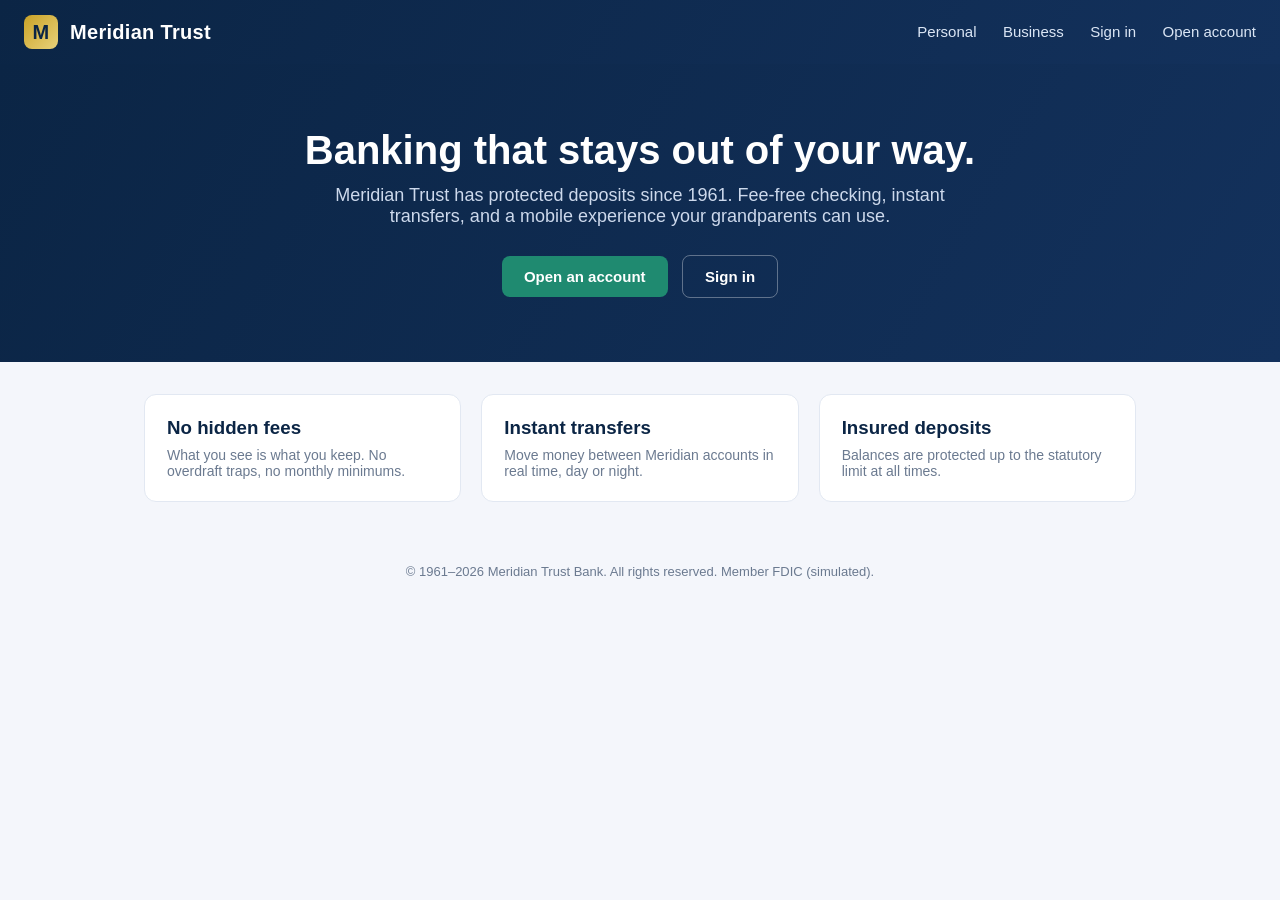
<file: templates/index.html>
<!doctype html>
<html lang="en">
<head>
  <meta charset="utf-8">
  <meta name="viewport" content="width=device-width, initial-scale=1">
  <title>Meridian Trust Bank</title>
  <link rel="stylesheet" href="/static/css/style.css">
</head>
<body>
  <header class="topbar">
    <div class="brand"><span class="mark">M</span> Meridian Trust</div>
    <nav class="topnav">
      <a href="/">Personal</a>
      <a href="/">Business</a>
      <a href="/login">Sign in</a>
      <a href="/signup">Open account</a>
    </nav>
  </header>

  <section class="hero">
    <h1>Banking that stays out of your way.</h1>
    <p>Meridian Trust has protected deposits since 1961. Fee-free checking,
       instant transfers, and a mobile experience your grandparents can use.</p>
    <a class="btn primary" href="/signup">Open an account</a>
    <a class="btn ghost" href="/login">Sign in</a>
  </section>

  <div class="container">
    <div class="grid3">
      <div class="feature"><h3>No hidden fees</h3><p>What you see is what you keep. No overdraft traps, no monthly minimums.</p></div>
      <div class="feature"><h3>Instant transfers</h3><p>Move money between Meridian accounts in real time, day or night.</p></div>
      <div class="feature"><h3>Insured deposits</h3><p>Balances are protected up to the statutory limit at all times.</p></div>
    </div>
  </div>

  <footer>
    &copy; 1961–2026 Meridian Trust Bank. All rights reserved. Member FDIC (simulated).
  </footer>
  <script src="/static/js/app.js"></script>
</body>
</html>
</file>
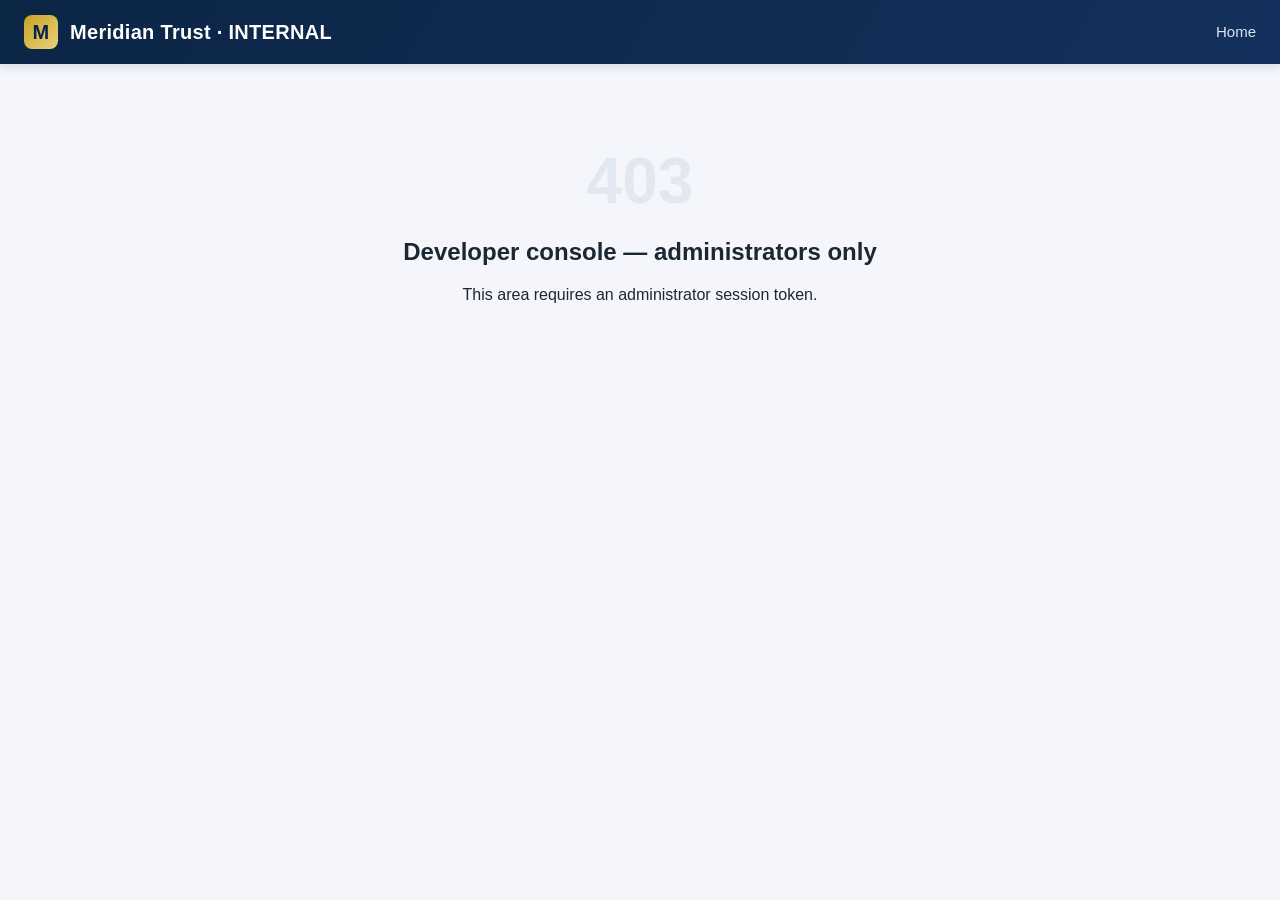
<file: templates/dev_denied.html>
<!doctype html>
<html lang="en">
<head>
  <meta charset="utf-8">
  <meta name="viewport" content="width=device-width, initial-scale=1">
  <title>403 — Meridian Trust</title>
  <link rel="stylesheet" href="/static/css/style.css">
</head>
<body>
  <header class="topbar">
    <div class="brand"><span class="mark">M</span> Meridian Trust · INTERNAL</div>
    <nav class="topnav"><a href="/">Home</a></nav>
  </header>
  <div class="deny">
    <div class="code">403</div>
    <h2>Developer console — administrators only</h2>
    <p class="sub">This area requires an administrator session token.</p>
  </div>
</body>
</html>
</file>
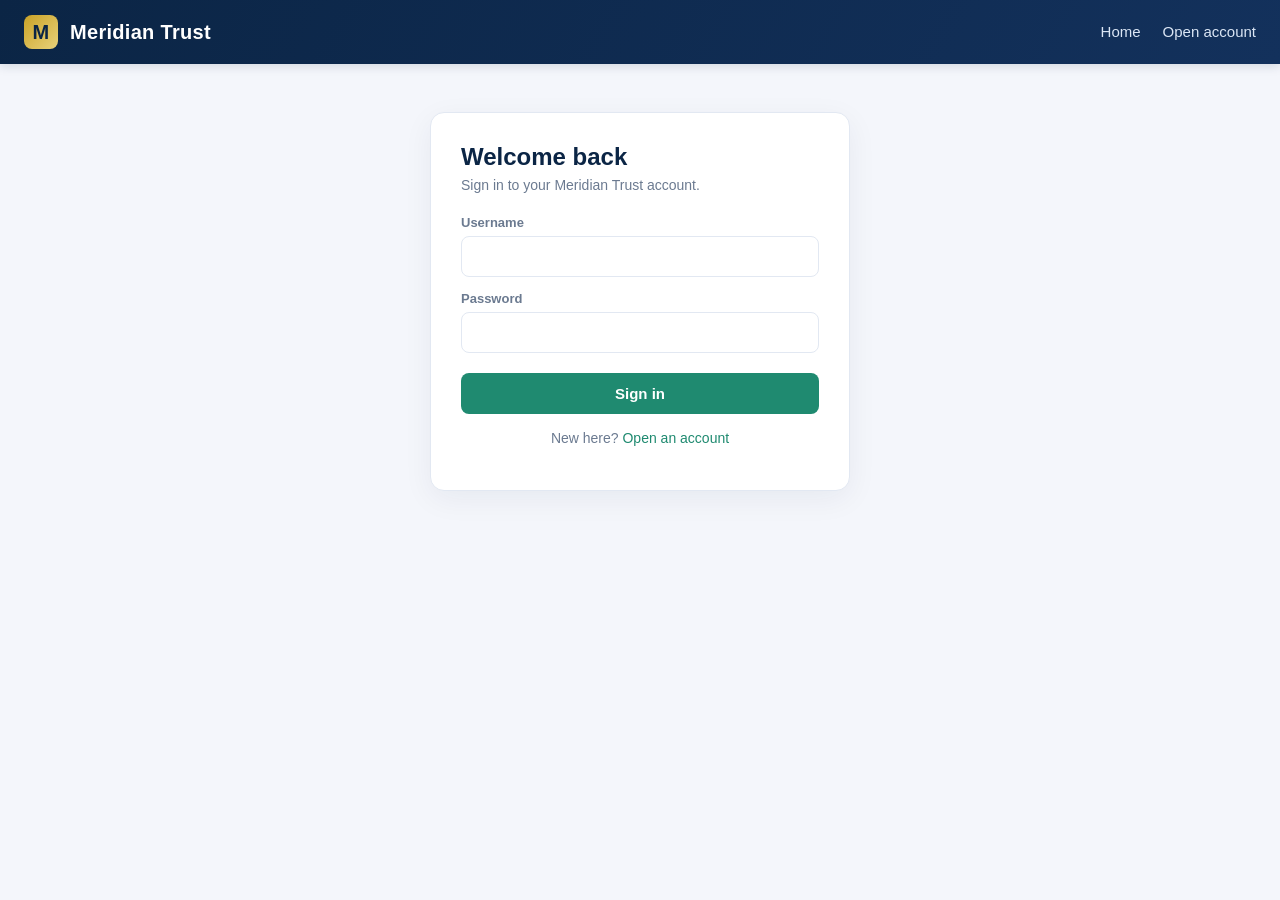
<file: templates/login.html>
<!doctype html>
<html lang="en">
<head>
  <meta charset="utf-8">
  <meta name="viewport" content="width=device-width, initial-scale=1">
  <title>Sign in — Meridian Trust</title>
  <link rel="stylesheet" href="/static/css/style.css">
</head>
<body>
  <header class="topbar">
    <div class="brand"><span class="mark">M</span> Meridian Trust</div>
    <nav class="topnav"><a href="/">Home</a><a href="/signup">Open account</a></nav>
  </header>

  <div class="authwrap">
    <div class="card">
      <h2>Welcome back</h2>
      <p class="sub">Sign in to your Meridian Trust account.</p>
      <form id="loginForm">
        <label for="username">Username</label>
        <input type="text" id="username" autocomplete="username" required>
        <label for="password">Password</label>
        <input type="password" id="password" autocomplete="current-password" required>
        <button class="btn primary" type="submit">Sign in</button>
      </form>
      <div class="msg" id="msg"></div>
      <p class="altline">New here? <a href="/signup">Open an account</a></p>
    </div>
  </div>

  <script src="/static/js/app.js"></script>
  <script>
    document.getElementById('loginForm').addEventListener('submit', async function (e) {
      e.preventDefault();
      const msg = document.getElementById('msg');
      msg.className = 'msg';
      const r = await Bank.api('/api/login', 'POST', {
        username: document.getElementById('username').value,
        password: document.getElementById('password').value
      });
      if (r.ok && r.body.token) {
        Bank.setToken(r.body.token);
        msg.className = 'msg ok'; msg.textContent = 'Signed in. Redirecting…';
        setTimeout(() => location.href = '/dashboard', 500);
      } else {
        msg.className = 'msg err'; msg.textContent = (r.body && r.body.error) || 'Sign in failed';
      }
    });
  </script>
</body>
</html>
</file>
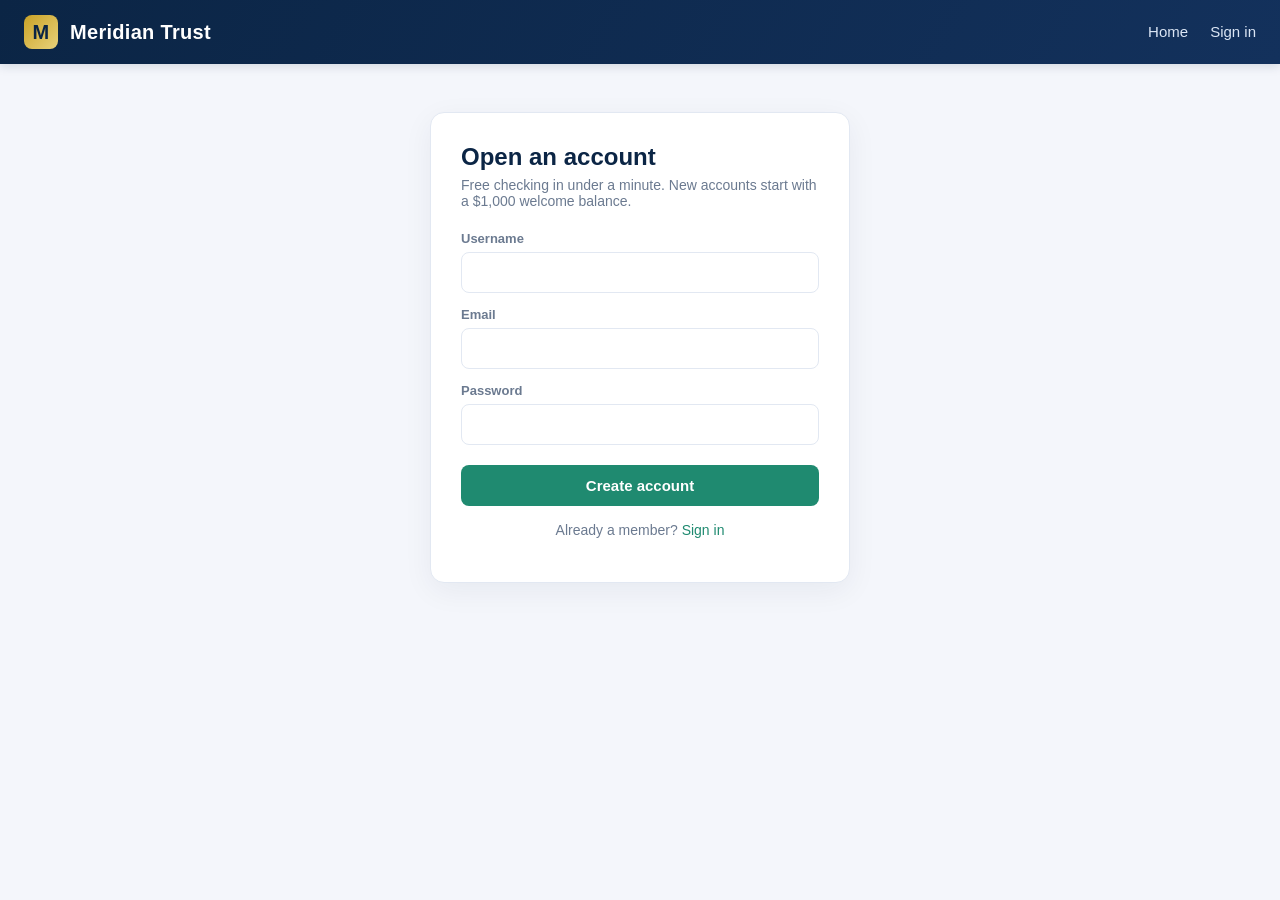
<file: templates/signup.html>
<!doctype html>
<html lang="en">
<head>
  <meta charset="utf-8">
  <meta name="viewport" content="width=device-width, initial-scale=1">
  <title>Open an account — Meridian Trust</title>
  <link rel="stylesheet" href="/static/css/style.css">
</head>
<body>
  <header class="topbar">
    <div class="brand"><span class="mark">M</span> Meridian Trust</div>
    <nav class="topnav"><a href="/">Home</a><a href="/login">Sign in</a></nav>
  </header>

  <div class="authwrap">
    <div class="card">
      <h2>Open an account</h2>
      <p class="sub">Free checking in under a minute. New accounts start with a $1,000 welcome balance.</p>
      <form id="signupForm">
        <label for="username">Username</label>
        <input type="text" id="username" autocomplete="username" required>
        <label for="email">Email</label>
        <input type="email" id="email" autocomplete="email">
        <label for="password">Password</label>
        <input type="password" id="password" autocomplete="new-password" required>
        <button class="btn primary" type="submit">Create account</button>
      </form>
      <div class="msg" id="msg"></div>
      <p class="altline">Already a member? <a href="/login">Sign in</a></p>
    </div>
  </div>

  <script src="/static/js/app.js"></script>
  <script>
    document.getElementById('signupForm').addEventListener('submit', async function (e) {
      e.preventDefault();
      const msg = document.getElementById('msg');
      const r = await Bank.api('/api/signup', 'POST', {
        username: document.getElementById('username').value,
        email: document.getElementById('email').value,
        password: document.getElementById('password').value
      });
      if (r.ok) {
        msg.className = 'msg ok'; msg.textContent = 'Account created. You can sign in now.';
        setTimeout(() => location.href = '/login', 800);
      } else {
        msg.className = 'msg err'; msg.textContent = (r.body && r.body.error) || 'Could not create account';
      }
    });
  </script>
</body>
</html>
</file>
<file: static/css/style.css>
:root {
  --navy: #0b2545;
  --navy2: #13315c;
  --accent: #1f8a70;
  --accent2: #2ec4a6;
  --gold: #c9a227;
  --bg: #f4f6fb;
  --card: #ffffff;
  --ink: #1b2733;
  --muted: #6b7a90;
  --line: #e2e8f2;
  --danger: #c0392b;
}
* { box-sizing: border-box; }
body {
  margin: 0;
  font-family: -apple-system, BlinkMacSystemFont, "Segoe UI", Roboto, Helvetica, Arial, sans-serif;
  color: var(--ink);
  background: var(--bg);
}
a { color: var(--accent); text-decoration: none; }
a:hover { text-decoration: underline; }

header.topbar {
  background: linear-gradient(120deg, var(--navy), var(--navy2));
  color: #fff;
  padding: 0 24px;
  display: flex;
  align-items: center;
  justify-content: space-between;
  height: 64px;
  box-shadow: 0 2px 10px rgba(11,37,69,.15);
}
.brand { display: flex; align-items: center; gap: 12px; font-weight: 700; font-size: 20px; letter-spacing: .3px; }
.brand .mark {
  width: 34px; height: 34px; border-radius: 8px;
  background: linear-gradient(135deg, var(--gold), #e9d27a);
  display: grid; place-items: center; color: var(--navy); font-weight: 800;
}
nav.topnav a { color: #dbe6f5; margin-left: 22px; font-size: 15px; }
nav.topnav a:hover { color: #fff; }

.hero {
  background: linear-gradient(120deg, var(--navy), var(--navy2));
  color: #fff; padding: 64px 24px; text-align: center;
}
.hero h1 { font-size: 40px; margin: 0 0 12px; }
.hero p { font-size: 18px; color: #cdd9ec; max-width: 620px; margin: 0 auto 28px; }
.btn {
  display: inline-block; padding: 12px 22px; border-radius: 8px; border: 0;
  font-size: 15px; font-weight: 600; cursor: pointer;
}
.btn.primary { background: var(--accent); color: #fff; }
.btn.primary:hover { background: var(--accent2); }
.btn.ghost { background: transparent; color: #fff; border: 1px solid #ffffff55; margin-left: 10px; }

.container { max-width: 1040px; margin: 0 auto; padding: 32px 24px; }
.grid3 { display: grid; grid-template-columns: repeat(3, 1fr); gap: 20px; }
.feature { background: var(--card); border: 1px solid var(--line); border-radius: 12px; padding: 22px; }
.feature h3 { margin: 0 0 8px; color: var(--navy); }
.feature p { color: var(--muted); margin: 0; font-size: 14px; }

.authwrap { max-width: 420px; margin: 48px auto; }
.card {
  background: var(--card); border: 1px solid var(--line);
  border-radius: 14px; padding: 30px; box-shadow: 0 8px 30px rgba(11,37,69,.06);
}
.card h2 { margin: 0 0 6px; color: var(--navy); }
.card .sub { color: var(--muted); margin: 0 0 22px; font-size: 14px; }
label { display: block; font-size: 13px; color: var(--muted); margin: 14px 0 6px; font-weight: 600; }
input[type=text], input[type=password], input[type=email], input[type=number] {
  width: 100%; padding: 11px 12px; border: 1px solid var(--line); border-radius: 8px; font-size: 15px;
}
input:focus { outline: 2px solid var(--accent2); border-color: transparent; }
.card .btn.primary { width: 100%; margin-top: 20px; }
.altline { text-align: center; margin-top: 16px; font-size: 14px; color: var(--muted); }
.msg { margin-top: 16px; padding: 10px 12px; border-radius: 8px; font-size: 14px; display: none; }
.msg.err { background: #fdecea; color: var(--danger); display: block; }
.msg.ok { background: #e8f6f0; color: var(--accent); display: block; }

.dashgrid { display: grid; grid-template-columns: 2fr 1fr; gap: 20px; margin-top: 8px; }
.balance { font-size: 40px; font-weight: 800; color: var(--navy); }
.acctno { color: var(--muted); font-size: 14px; }
table.txns { width: 100%; border-collapse: collapse; margin-top: 10px; }
table.txns th, table.txns td { text-align: left; padding: 10px 8px; border-bottom: 1px solid var(--line); font-size: 14px; }
table.txns td.amt.pos { color: var(--accent); font-weight: 600; }
table.txns td.amt.neg { color: var(--danger); font-weight: 600; }
.pill { display:inline-block; padding:3px 10px; border-radius:999px; font-size:12px; background:#eef3fb; color:var(--navy2); }

.devwrap { max-width: 900px; margin: 40px auto; }
.devwrap h1 { color: var(--danger); }
pre.dump {
  background: #0b1622; color: #7ee0c2; padding: 18px; border-radius: 10px;
  overflow: auto; font-size: 13px; line-height: 1.5;
}
.flag { background: #10241c; color: var(--gold); padding: 16px; border-radius: 10px; font-size: 18px; font-weight: 700; letter-spacing: .5px; }
footer { color: var(--muted); font-size: 13px; text-align: center; padding: 30px; }
.deny { text-align:center; padding:80px 24px; }
.deny .code { font-size: 64px; font-weight: 800; color: var(--line); }
</file>
